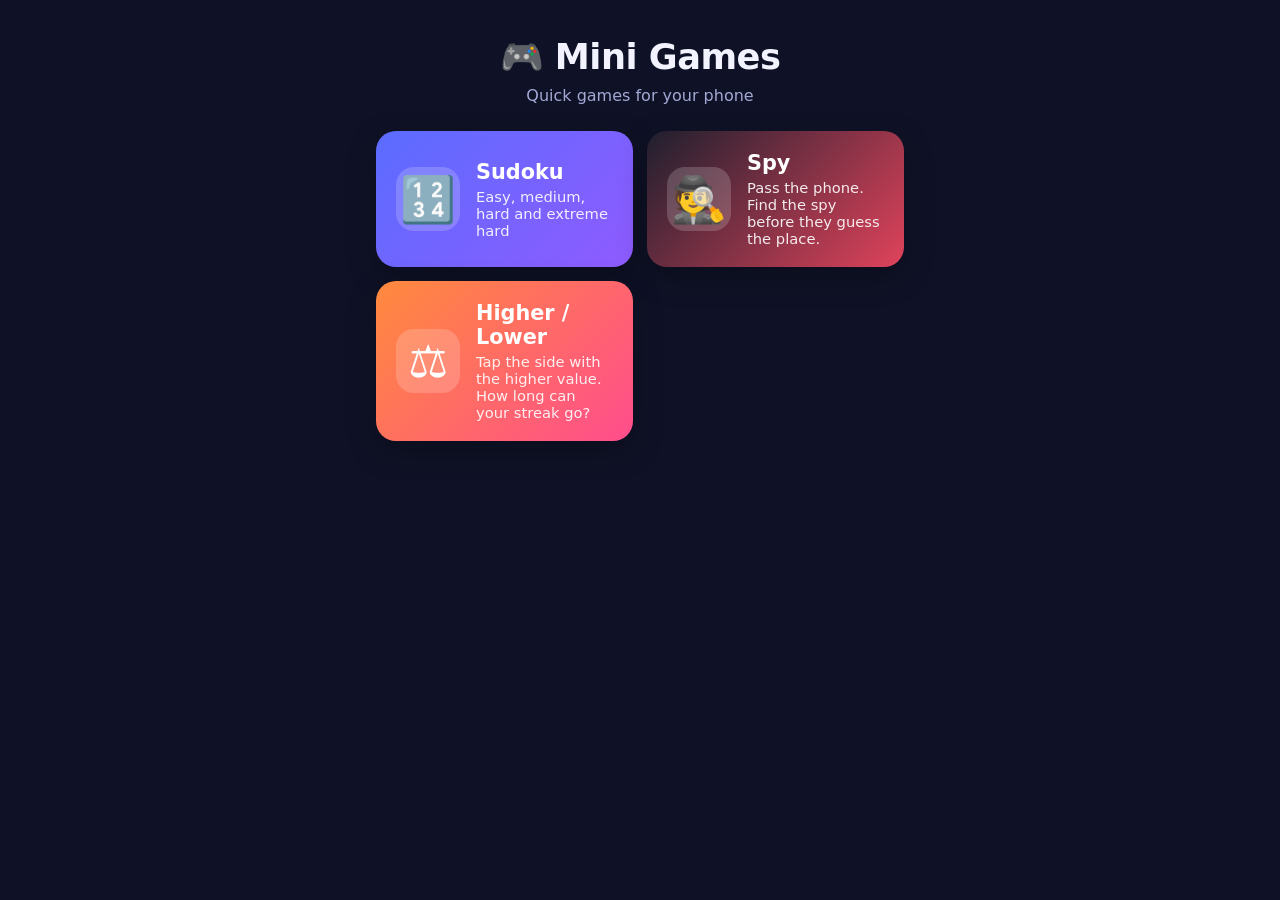
<file: index.html>
<!DOCTYPE html>
<html lang="en">
<head>
  <meta charset="UTF-8">
  <meta name="viewport" content="width=device-width, initial-scale=1, viewport-fit=cover">
  <meta name="theme-color" content="#0f1226">
  <meta name="apple-mobile-web-app-capable" content="yes">
  <meta name="apple-mobile-web-app-status-bar-style" content="black-translucent">
  <title>Mini Games</title>
  <link rel="icon" href="data:image/svg+xml,<svg xmlns='http://www.w3.org/2000/svg' viewBox='0 0 100 100'><text y='.9em' font-size='90'>🎮</text></svg>">
  <link rel="stylesheet" href="css/style.css">
  <style>
    .hero { text-align: center; padding: calc(36px + var(--safe-top)) 16px 10px; }
    .hero h1 { font-size: 2.2rem; margin: 0; letter-spacing: -0.5px; }
    .hero p { color: var(--muted); margin: 8px 0 0; }
    .games { display: grid; gap: 14px; }
    .game-card {
      display: flex; align-items: center; gap: 16px;
      padding: 20px; border-radius: 20px;
      color: #fff; min-height: 110px;
      box-shadow: 0 10px 30px rgba(0,0,0,.25);
      transition: transform .1s ease;
    }
    .game-card:active { transform: scale(.98); }
    .game-card .icon { font-size: 2.8rem; width: 64px; height: 64px; display: grid; place-items: center;
      background: rgba(255,255,255,.18); border-radius: 18px; flex-shrink: 0; }
    .game-card h2 { margin: 0 0 4px; font-size: 1.3rem; }
    .game-card p { margin: 0; opacity: .9; font-size: .92rem; }
    .g-sudoku { background: linear-gradient(135deg, #5b6cff, #8f5bff); }
    .g-spy { background: linear-gradient(135deg, #1f1f2e, #e0435b); }
    .g-hl { background: linear-gradient(135deg, #ff8a3d, #ff4d8d); }
    @media (min-width: 700px) { .games { grid-template-columns: 1fr 1fr; } }
  </style>
</head>
<body>
  <header class="hero">
    <h1>🎮 Mini Games</h1>
    <p>Quick games for your phone</p>
  </header>
  <main class="container">
    <div class="games">
      <a class="game-card g-sudoku" href="sudoku/">
        <div class="icon">🔢</div>
        <div><h2>Sudoku</h2><p>Easy, medium, hard and extreme hard</p></div>
      </a>
      <a class="game-card g-spy" href="spy/">
        <div class="icon">🕵️</div>
        <div><h2>Spy</h2><p>Pass the phone. Find the spy before they guess the place.</p></div>
      </a>
      <a class="game-card g-hl" href="higher-lower/">
        <div class="icon">⚖️</div>
        <div><h2>Higher / Lower</h2><p>Tap the side with the higher value. How long can your streak go?</p></div>
      </a>
    </div>
  </main>
</body>
</html>
</file>
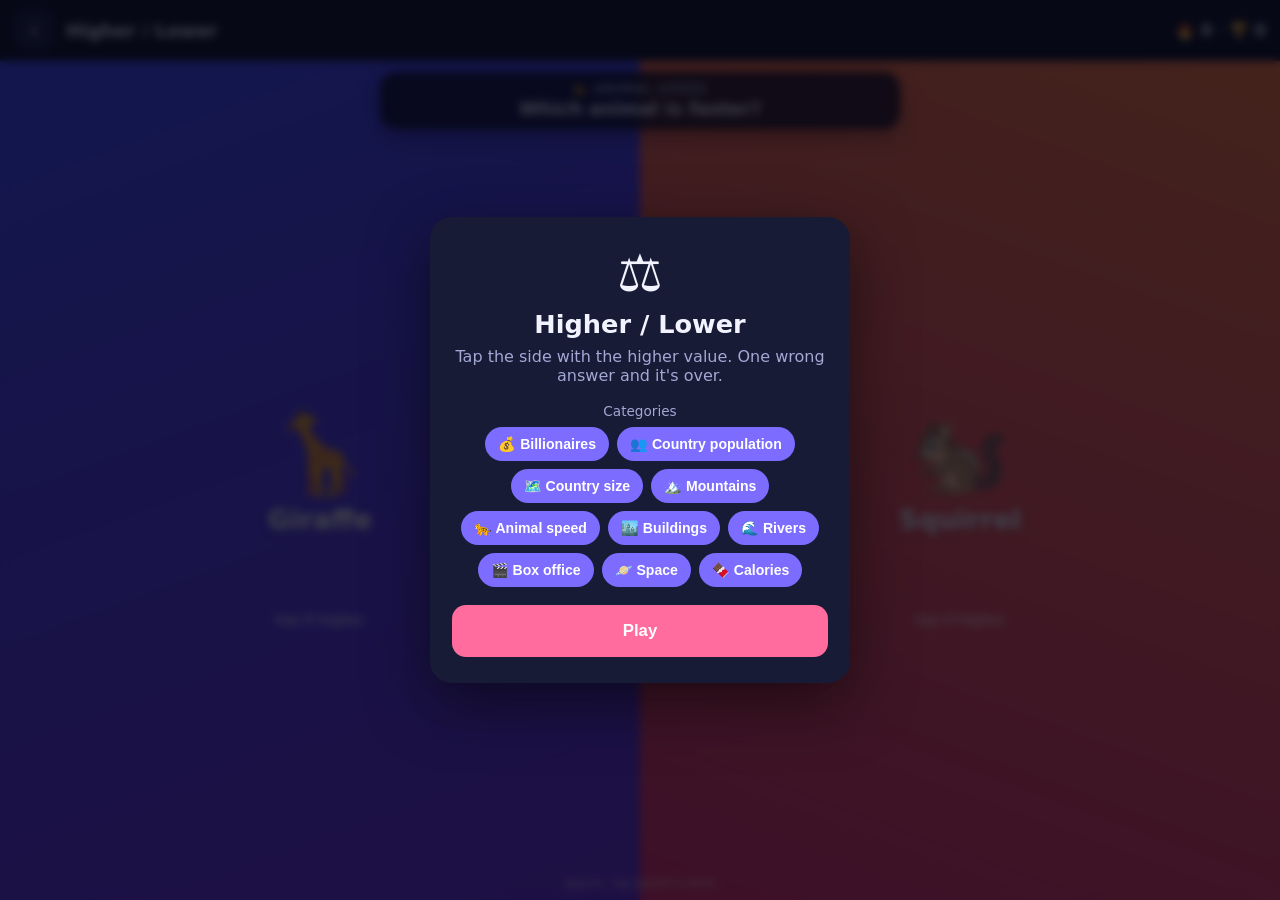
<file: higher-lower/index.html>
<!DOCTYPE html>
<html lang="en">
<head>
  <meta charset="UTF-8">
  <meta name="viewport" content="width=device-width, initial-scale=1, viewport-fit=cover, maximum-scale=1">
  <meta name="theme-color" content="#0f1226">
  <title>Higher / Lower – Mini Games</title>
  <link rel="icon" href="data:image/svg+xml,<svg xmlns='http://www.w3.org/2000/svg' viewBox='0 0 100 100'><text y='.9em' font-size='90'>⚖️</text></svg>">
  <link rel="stylesheet" href="../css/style.css">
  <link rel="stylesheet" href="hl.css">
</head>
<body class="hl-body">
  <header class="topbar hl-top">
    <a class="back" href="../" aria-label="Back">‹</a>
    <h1>Higher / Lower</h1>
    <span class="right">🔥 <b id="score">0</b> · 🏆 <b id="best">0</b></span>
  </header>

  <div class="hl-question" id="question">
    <span class="cat" id="catLabel"></span>
    <span class="q" id="qText">Loading…</span>
  </div>

  <main class="hl-split" id="split">
    <button class="half left" id="left"></button>
    <div class="vs" id="vs">VS</div>
    <button class="half right" id="right"></button>
  </main>

  <div class="hl-source" id="source"></div>

  <div id="overlay" class="overlay hidden"></div>

  <script src="../js/common.js"></script>
  <script src="hl.js"></script>
</body>
</html>
</file>
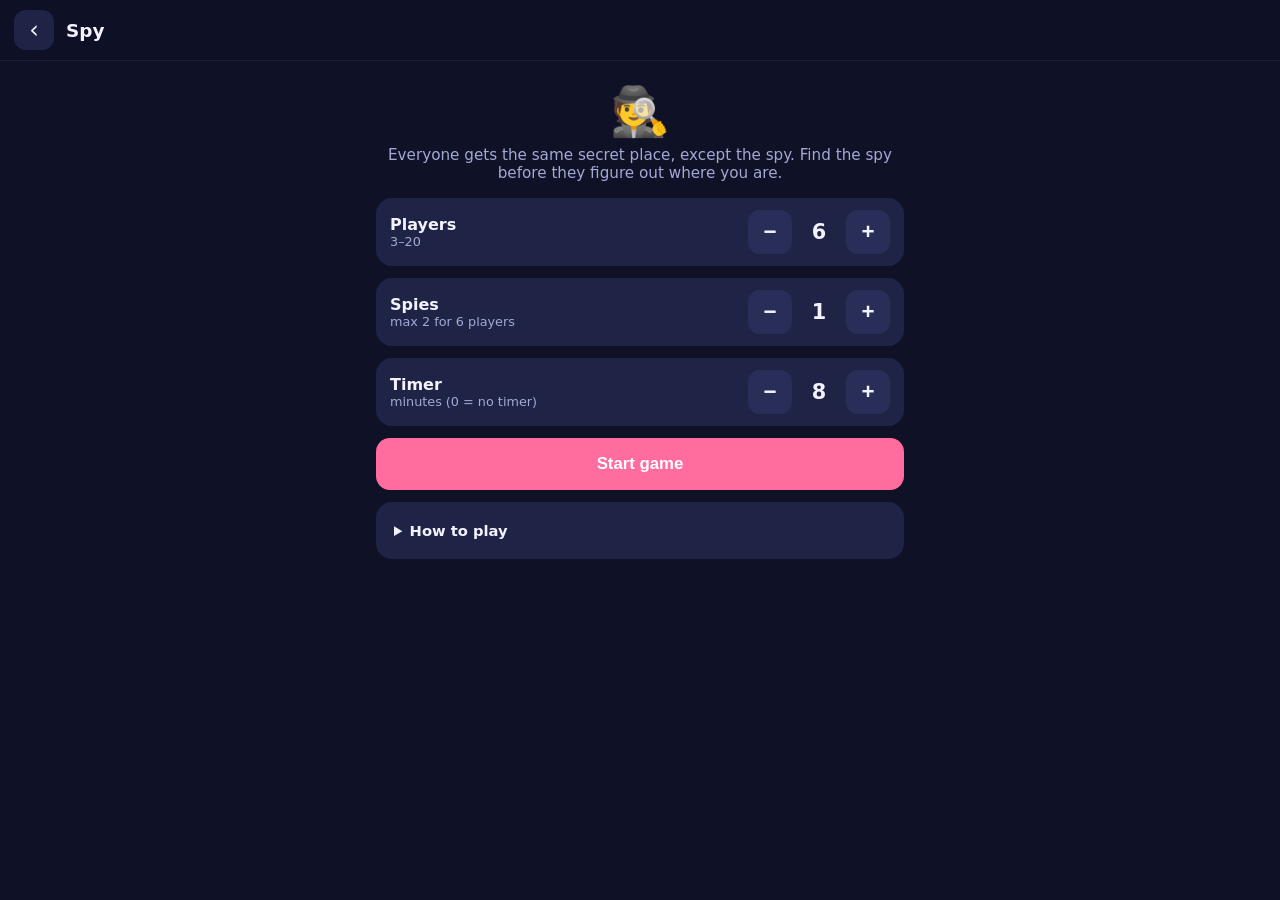
<file: spy/index.html>
<!DOCTYPE html>
<html lang="en">
<head>
  <meta charset="UTF-8">
  <meta name="viewport" content="width=device-width, initial-scale=1, viewport-fit=cover">
  <meta name="theme-color" content="#0f1226">
  <title>Spy – Mini Games</title>
  <link rel="icon" href="data:image/svg+xml,<svg xmlns='http://www.w3.org/2000/svg' viewBox='0 0 100 100'><text y='.9em' font-size='90'>🕵️</text></svg>">
  <link rel="stylesheet" href="../css/style.css">
  <link rel="stylesheet" href="spy.css">
</head>
<body>
  <header class="topbar">
    <a class="back" href="../" aria-label="Back">‹</a>
    <h1>Spy</h1>
    <span class="right" id="topInfo"></span>
  </header>

  <main class="container">
    <!-- Setup -->
    <section id="setup" class="stack">
      <div class="loading">Loading…</div>
    </section>

    <!-- Pass the phone / reveal roles -->
    <section id="reveal" class="hidden">
      <div class="reveal-card" id="revealCard"></div>
    </section>

    <!-- Discussion -->
    <section id="discuss" class="hidden stack"></section>
  </main>

  <div id="overlay" class="overlay hidden"></div>

  <script src="../js/common.js"></script>
  <script src="spy.js"></script>
</body>
</html>
</file>
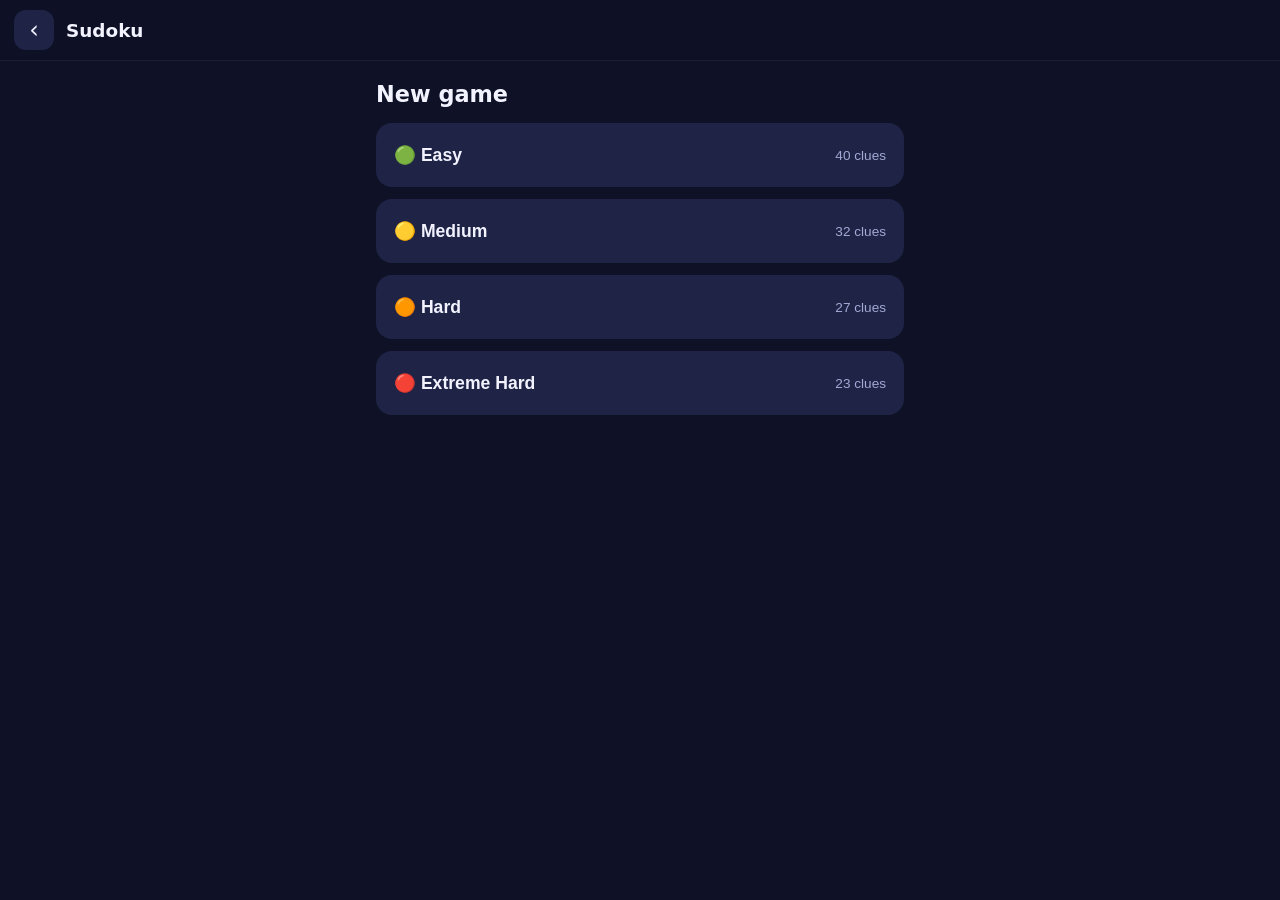
<file: sudoku/index.html>
<!DOCTYPE html>
<html lang="en">
<head>
  <meta charset="UTF-8">
  <meta name="viewport" content="width=device-width, initial-scale=1, viewport-fit=cover, maximum-scale=1">
  <meta name="theme-color" content="#0f1226">
  <title>Sudoku – Mini Games</title>
  <link rel="icon" href="data:image/svg+xml,<svg xmlns='http://www.w3.org/2000/svg' viewBox='0 0 100 100'><text y='.9em' font-size='90'>🔢</text></svg>">
  <link rel="stylesheet" href="../css/style.css">
  <link rel="stylesheet" href="sudoku.css">
</head>
<body>
  <header class="topbar">
    <a class="back" href="../" aria-label="Back">‹</a>
    <h1>Sudoku</h1>
    <span class="right" id="timer"></span>
  </header>

  <main class="container" id="app">
    <!-- Menu -->
    <section id="menu" class="stack">
      <div class="loading">Loading…</div>
    </section>

    <!-- Game -->
    <section id="game" class="hidden">
      <div class="sd-info">
        <span id="diffLabel"></span>
        <span>Mistakes: <b id="mistakes">0</b></span>
      </div>
      <div id="board" class="sd-board" role="grid" aria-label="Sudoku board"></div>
      <div class="sd-tools">
        <button class="tool" id="undoBtn"><span>↶</span>Undo</button>
        <button class="tool" id="eraseBtn"><span>⌫</span>Erase</button>
        <button class="tool" id="notesBtn"><span>✎</span>Notes <em id="notesState">off</em></button>
        <button class="tool" id="hintBtn"><span>💡</span>Hint</button>
      </div>
      <div id="pad" class="sd-pad"></div>
      <button class="btn secondary sd-new" id="newBtn">New game</button>
    </section>
  </main>

  <div id="overlay" class="overlay hidden"></div>

  <script src="../js/common.js"></script>
  <script src="sudoku.js"></script>
</body>
</html>
</file>
<file: css/style.css>
/* ===== Shared styles (mobile-first) ===== */
:root {
  --bg: #0f1226;
  --bg2: #171b36;
  --card: #1f2447;
  --card2: #282e57;
  --text: #f2f3ff;
  --muted: #a3a8d4;
  --accent: #7c6cff;
  --accent2: #ff6c9d;
  --green: #2fd18b;
  --red: #ff5a6a;
  --yellow: #ffc94d;
  --radius: 16px;
  --safe-top: env(safe-area-inset-top, 0px);
  --safe-bottom: env(safe-area-inset-bottom, 0px);
}

* { box-sizing: border-box; -webkit-tap-highlight-color: transparent; }

html, body {
  margin: 0;
  padding: 0;
  background: var(--bg);
  color: var(--text);
  font-family: system-ui, -apple-system, "Segoe UI", Roboto, sans-serif;
  min-height: 100%;
}

body {
  min-height: 100dvh;
  touch-action: manipulation;
  -webkit-user-select: none;
  user-select: none;
}

a { color: inherit; text-decoration: none; }

.hidden { display: none !important; }

/* ----- Top bar ----- */
.topbar {
  position: sticky;
  top: 0;
  z-index: 20;
  display: flex;
  align-items: center;
  gap: 12px;
  padding: calc(10px + var(--safe-top)) 14px 10px;
  background: rgba(15, 18, 38, 0.92);
  backdrop-filter: blur(8px);
  -webkit-backdrop-filter: blur(8px);
  border-bottom: 1px solid rgba(255, 255, 255, 0.06);
}
.topbar h1 { font-size: 1.15rem; margin: 0; flex: 1; }
.topbar .back {
  width: 40px; height: 40px;
  display: grid; place-items: center;
  border-radius: 12px;
  background: var(--card);
  font-size: 1.5rem;
  line-height: 1;
}
.topbar .right { font-variant-numeric: tabular-nums; color: var(--muted); font-weight: 600; }

.container {
  width: 100%;
  max-width: 560px;
  margin: 0 auto;
  padding: 16px 16px calc(24px + var(--safe-bottom));
}

/* ----- Buttons ----- */
.btn {
  display: inline-flex;
  align-items: center;
  justify-content: center;
  gap: 8px;
  width: 100%;
  min-height: 52px;
  padding: 12px 18px;
  border: none;
  border-radius: 14px;
  background: var(--accent);
  color: #fff;
  font-size: 1.05rem;
  font-weight: 700;
  cursor: pointer;
  transition: transform 0.08s ease, filter 0.15s ease;
}
.btn:active { transform: scale(0.97); }
.btn:disabled { opacity: 0.45; }
.btn.secondary { background: var(--card2); }
.btn.danger { background: var(--red); }
.btn.success { background: var(--green); color: #06291a; }
.btn.pink { background: var(--accent2); }

.stack { display: flex; flex-direction: column; gap: 12px; }
.row { display: flex; gap: 10px; }
.row > * { flex: 1; }

.card {
  background: var(--card);
  border-radius: var(--radius);
  padding: 18px;
}
.muted { color: var(--muted); }
.center { text-align: center; }

/* ----- Overlay / modal ----- */
.overlay {
  position: fixed;
  inset: 0;
  z-index: 100;
  display: grid;
  place-items: center;
  padding: 20px;
  background: rgba(5, 6, 18, 0.75);
  backdrop-filter: blur(4px);
  -webkit-backdrop-filter: blur(4px);
  animation: fade 0.2s ease;
}
.modal {
  width: 100%;
  max-width: 420px;
  background: var(--bg2);
  border-radius: 22px;
  padding: 26px 22px;
  text-align: center;
  box-shadow: 0 20px 60px rgba(0, 0, 0, 0.5);
  animation: pop 0.25s ease;
}
.modal h2 { margin: 0 0 8px; font-size: 1.6rem; }
.modal p { margin: 6px 0 18px; color: var(--muted); }
.modal .big-emoji { font-size: 3.2rem; margin-bottom: 6px; }

@keyframes fade { from { opacity: 0; } to { opacity: 1; } }
@keyframes pop { from { transform: scale(0.9); opacity: 0; } to { transform: scale(1); opacity: 1; } }

/* ----- Stepper (number input) ----- */
.stepper {
  display: flex;
  align-items: center;
  justify-content: space-between;
  gap: 10px;
  background: var(--card);
  border-radius: var(--radius);
  padding: 12px 14px;
}
.stepper .label { font-weight: 600; }
.stepper .label small { display: block; color: var(--muted); font-weight: 400; font-size: 0.8rem; }
.stepper .controls { display: flex; align-items: center; gap: 10px; }
.stepper button {
  width: 44px; height: 44px;
  border-radius: 12px;
  border: none;
  background: var(--card2);
  color: var(--text);
  font-size: 1.4rem;
  font-weight: 700;
  cursor: pointer;
}
.stepper button:active { transform: scale(0.93); }
.stepper .value { min-width: 34px; text-align: center; font-size: 1.3rem; font-weight: 800; font-variant-numeric: tabular-nums; }

.loading { text-align: center; padding: 40px 0; color: var(--muted); }
</file>
<file: higher-lower/hl.css>
.hl-body {
  height: 100dvh;
  overflow: hidden;
  display: flex;
  flex-direction: column;
}
.hl-top .right b { color: var(--text); }

.hl-question {
  position: absolute;
  left: 50%;
  top: calc(72px + var(--safe-top));
  transform: translateX(-50%);
  z-index: 10;
  width: calc(100% - 28px);
  max-width: 520px;
  padding: 10px 16px;
  border-radius: 16px;
  background: rgba(10, 12, 30, 0.82);
  backdrop-filter: blur(6px);
  -webkit-backdrop-filter: blur(6px);
  text-align: center;
  pointer-events: none;
  box-shadow: 0 8px 24px rgba(0,0,0,.3);
}
.hl-question .cat { display: block; color: var(--muted); font-size: .75rem; font-weight: 700; text-transform: uppercase; letter-spacing: 1px; }
.hl-question .q { display: block; font-size: 1.15rem; font-weight: 800; margin-top: 2px; }

.hl-split {
  position: relative;
  flex: 1;
  display: flex;
  min-height: 0;
}

.half {
  flex: 1;
  min-width: 0;
  border: none;
  margin: 0;
  padding: 140px 10px calc(60px + var(--safe-bottom));
  color: #fff;
  cursor: pointer;
  display: flex;
  flex-direction: column;
  align-items: center;
  justify-content: center;
  gap: 10px;
  text-align: center;
  font: inherit;
  transition: filter .2s ease, transform .1s ease;
  position: relative;
  overflow: hidden;
}
.half.left { background: linear-gradient(160deg, #3d4bff, #6b2fd6); }
.half.right { background: linear-gradient(200deg, #ff7a3d, #e5306e); }
.half:active:not(:disabled) { filter: brightness(1.15); }
.half:disabled { cursor: default; }

.half .emoji { font-size: clamp(2.8rem, 14vw, 5rem); line-height: 1; }
.half .name {
  font-size: clamp(1.05rem, 5vw, 1.7rem);
  font-weight: 800;
  line-height: 1.2;
  overflow-wrap: anywhere;
  text-shadow: 0 2px 10px rgba(0,0,0,.25);
}
.half .value {
  min-height: 2.2em;
  font-size: clamp(1rem, 5vw, 1.6rem);
  font-weight: 900;
  font-variant-numeric: tabular-nums;
  opacity: 0;
  transform: translateY(8px);
  transition: opacity .25s ease, transform .25s ease;
}
.half.revealed .value { opacity: 1; transform: none; }
.half .tap { font-size: .8rem; opacity: .7; font-weight: 600; }
.half.revealed .tap { display: none; }

.half.win { box-shadow: inset 0 0 0 6px var(--green); }
.half.lose { filter: grayscale(.6) brightness(.7); }
.half .mark {
  position: absolute; top: 18%; left: 50%;
  transform: translate(-50%, 0) scale(.4);
  font-size: 3.2rem; opacity: 0; pointer-events: none;
  transition: transform .3s cubic-bezier(.2,1.6,.4,1), opacity .2s ease;
}
.half.picked .mark { opacity: 1; transform: translate(-50%, 0) scale(1); }

.vs {
  position: absolute; left: 50%; top: 50%;
  transform: translate(-50%, -50%);
  width: 58px; height: 58px; border-radius: 50%;
  background: var(--bg); color: #fff;
  display: grid; place-items: center;
  font-weight: 900; font-size: 1.05rem;
  box-shadow: 0 0 0 4px rgba(255,255,255,.9);
  z-index: 5; pointer-events: none;
  transition: background .2s ease, transform .2s ease;
}
.vs.ok { background: var(--green); transform: translate(-50%, -50%) scale(1.15); }
.vs.bad { background: var(--red); transform: translate(-50%, -50%) scale(1.15); }

.hl-source {
  position: absolute; left: 0; right: 0;
  bottom: calc(10px + var(--safe-bottom));
  text-align: center; font-size: .72rem;
  color: rgba(255,255,255,.75);
  pointer-events: none; z-index: 6;
  padding: 0 12px;
}

/* category chips on start screen */
.chips { display: flex; flex-wrap: wrap; gap: 8px; justify-content: center; margin: 4px 0 18px; }
.chip {
  border: none; border-radius: 999px;
  padding: 9px 13px;
  background: var(--card2); color: var(--muted);
  font-size: .88rem; font-weight: 700; cursor: pointer;
}
.chip.on { background: var(--accent); color: #fff; }
.final-score { font-size: 4rem; font-weight: 900; margin: 0; line-height: 1; }

/* landscape phones: less padding */
@media (max-height: 500px) {
  .half { padding-top: 90px; padding-bottom: 40px; }
  .hl-question { top: calc(60px + var(--safe-top)); padding: 6px 12px; }
  .half .emoji { font-size: 2.4rem; }
}
</file>
<file: spy/spy.css>
.spy-hero { text-align: center; padding: 6px 0 4px; }
.spy-hero .e { font-size: 3rem; }
.spy-hero p { color: var(--muted); margin: 6px 0 0; font-size: .95rem; }

.rules { font-size: .92rem; color: var(--muted); line-height: 1.45; }
.rules summary { color: var(--text); font-weight: 700; cursor: pointer; }
.rules ol { padding-left: 20px; margin: 10px 0 0; }

/* Reveal card */
.reveal-card {
  min-height: calc(100dvh - 140px);
  display: flex; flex-direction: column; align-items: center; justify-content: center;
  gap: 18px; text-align: center;
}
.player-num { font-size: 1rem; color: var(--muted); font-weight: 700; letter-spacing: 1px; text-transform: uppercase; }
.player-big { font-size: 3.2rem; font-weight: 900; margin: 0; }
.progress-dots { display: flex; flex-wrap: wrap; justify-content: center; gap: 6px; max-width: 320px; }
.progress-dots i { width: 10px; height: 10px; border-radius: 50%; background: var(--card2); }
.progress-dots i.done { background: var(--accent); }
.progress-dots i.now { background: var(--yellow); }

.secret {
  width: 100%; max-width: 380px;
  border-radius: 24px; padding: 30px 20px;
  background: linear-gradient(160deg, #2b3170, #1c2049);
  box-shadow: 0 16px 40px rgba(0,0,0,.35);
  animation: pop .25s ease;
}
.secret.is-spy { background: linear-gradient(160deg, #6b1426, #2a0a14); }
.secret .e { font-size: 4rem; line-height: 1.1; }
.secret .lbl { color: var(--muted); font-size: .8rem; text-transform: uppercase; letter-spacing: 1px; margin-top: 14px; }
.secret .val { font-size: 1.8rem; font-weight: 800; margin-top: 2px; }
.secret .hint { color: var(--muted); font-size: .88rem; margin-top: 16px; line-height: 1.4; }

.hold-btn {
  width: 190px; height: 190px; border-radius: 50%;
  border: none; cursor: pointer;
  background: radial-gradient(circle at 30% 30%, #8f82ff, #5a48e6);
  color: #fff; font-size: 1.1rem; font-weight: 800;
  box-shadow: 0 12px 40px rgba(124,108,255,.45);
}
.hold-btn:active { transform: scale(.95); }

/* Discussion */
.timer-big {
  font-size: 4rem; font-weight: 900; text-align: center;
  font-variant-numeric: tabular-nums; margin: 4px 0 0;
}
.timer-big.low { color: var(--red); animation: pulse 1s infinite; }
@keyframes pulse { 50% { opacity: .55; } }

.player-grid { display: grid; grid-template-columns: repeat(4, 1fr); gap: 8px; }
.player-grid button {
  aspect-ratio: 1; border: none; border-radius: 14px;
  background: var(--card2); color: var(--text);
  font-size: 1.25rem; font-weight: 800; cursor: pointer;
  display: flex; flex-direction: column; align-items: center; justify-content: center;
}
.player-grid button small { font-size: .62rem; color: var(--muted); font-weight: 600; }
.player-grid button:active { transform: scale(.94); }
.player-grid button.was-spy { background: var(--red); }
.player-grid button.was-spy small { color: #ffe1e5; }
.player-grid button.not-spy { background: #1f5c45; }
.player-grid button.not-spy small { color: #c9f5e2; }

.places-list { display: grid; grid-template-columns: 1fr 1fr; gap: 6px; margin-top: 12px; }
.places-list span {
  font-size: .85rem; padding: 8px; border-radius: 10px; background: var(--card2);
  cursor: pointer;
}
.places-list span.crossed { opacity: .3; text-decoration: line-through; }
details.card summary { font-weight: 700; cursor: pointer; }

.result-emoji { font-size: 4rem; }
.modal.spy-yes { background: linear-gradient(160deg, #6b1426, #24081a); }
.modal.spy-no { background: linear-gradient(160deg, #14523c, #0b241c); }
.modal.spy-yes p, .modal.spy-no p { color: rgba(255,255,255,.8); }
.spy-names { font-size: 1.15rem; font-weight: 800; margin: 4px 0 16px; }
</file>
<file: sudoku/sudoku.css>
.diff-btn {
  display: flex; align-items: center; justify-content: space-between;
  width: 100%; min-height: 64px; padding: 14px 18px;
  border: none; border-radius: 16px;
  background: var(--card); color: var(--text);
  font-size: 1.1rem; font-weight: 700; cursor: pointer;
}
.diff-btn:active { transform: scale(.98); }
.diff-btn small { color: var(--muted); font-weight: 500; font-size: .85rem; }
.menu-title { margin: 4px 0 4px; font-size: 1.4rem; }

.sd-info {
  display: flex; justify-content: space-between;
  color: var(--muted); font-weight: 600; margin-bottom: 10px;
}
.sd-info b { color: var(--text); }

.sd-board {
  display: grid;
  grid-template-columns: repeat(9, 1fr);
  width: 100%;
  max-width: 480px;
  aspect-ratio: 1 / 1;
  margin: 0 auto;
  background: var(--card);
  border: 3px solid #b8bdf0;
  border-radius: 10px;
  overflow: hidden;
}
.cell {
  position: relative;
  display: grid; place-items: center;
  background: var(--card);
  font-size: clamp(1.1rem, 6vw, 1.7rem);
  font-weight: 500;
  color: #9fb4ff;
  cursor: pointer;
  font-variant-numeric: tabular-nums;
}
/* thin cell lines + thick lines between 3x3 boxes */
.cell { border-right: 1px solid #3b4280; border-bottom: 1px solid #3b4280; }
.cell:nth-child(9n) { border-right: none; }
.cell:nth-child(n+73) { border-bottom: none; }
.cell.bR { border-right: 3px solid #b8bdf0; }
.cell.bB { border-bottom: 3px solid #b8bdf0; }

.cell.given { color: var(--text); font-weight: 700; }
.cell.peer { background: #262c55; }
.cell.same { background: #3a3f7a; }
.cell.selected { background: #5148b8 !important; }
.cell.error { color: var(--red) !important; }
.cell.flash { animation: flash .5s ease; }
@keyframes flash { 50% { background: #2f8f6a; } }

.notes {
  position: absolute; inset: 2px;
  display: grid; grid-template-columns: repeat(3, 1fr); grid-template-rows: repeat(3, 1fr);
  font-size: clamp(.5rem, 2.4vw, .72rem);
  color: var(--muted); font-weight: 600;
}
.notes span { display: grid; place-items: center; }

.sd-tools {
  display: grid; grid-template-columns: repeat(4, 1fr); gap: 8px;
  max-width: 480px; margin: 14px auto 10px;
}
.tool {
  display: flex; flex-direction: column; align-items: center; gap: 2px;
  padding: 8px 4px; border: none; border-radius: 12px;
  background: transparent; color: var(--muted);
  font-size: .78rem; font-weight: 600; cursor: pointer;
}
.tool span { font-size: 1.35rem; color: var(--text); }
.tool em { font-style: normal; font-size: .7rem; }
.tool.on { background: var(--card); color: var(--yellow); }
.tool.on span { color: var(--yellow); }
.tool:active { transform: scale(.94); }

.sd-pad {
  display: grid; grid-template-columns: repeat(9, 1fr); gap: 5px;
  max-width: 480px; margin: 0 auto;
}
.pad-btn {
  display: flex; flex-direction: column; align-items: center; justify-content: center;
  aspect-ratio: 3 / 4.2;
  border: none; border-radius: 10px;
  background: var(--card2); color: var(--text);
  font-size: clamp(1.2rem, 6vw, 1.7rem); font-weight: 700;
  cursor: pointer;
}
.pad-btn small { font-size: .6rem; color: var(--muted); font-weight: 600; }
.pad-btn:active { transform: scale(.92); background: var(--accent); }
.pad-btn.done { opacity: .25; }
.pad-btn.notes-mode { color: var(--yellow); }

.sd-new { max-width: 480px; margin: 16px auto 0; display: flex; }

.stats { display: flex; justify-content: center; gap: 22px; margin: 10px 0 18px; }
.stats div { display: flex; flex-direction: column; }
.stats b { font-size: 1.4rem; }
.stats span { color: var(--muted); font-size: .8rem; }
</file>
